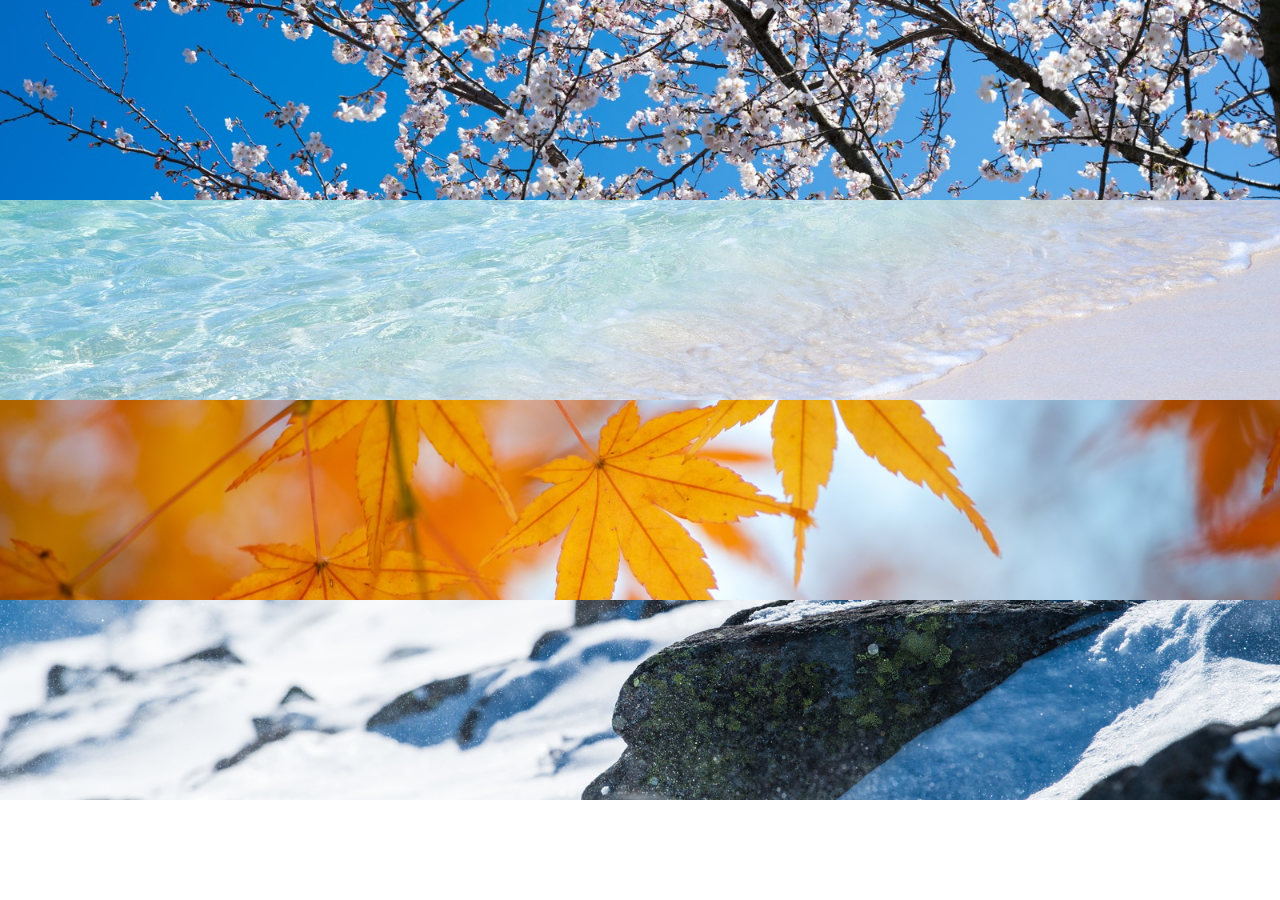
<file: 第６章/index.html>
<!DOCTYPE html>
<html long="ja">
 <head>
   <meta charset="UTF-8"/>
   <link rel="stylesheet" href="styie.css"/>
   <title>第６章演習</title>
 </head>

 <body>
   <div class="box1"></div>
   <div class="box2"></div>
   <div class="box3"></div>
   <div class="box4"></div>
 </body>
</html>
</file>
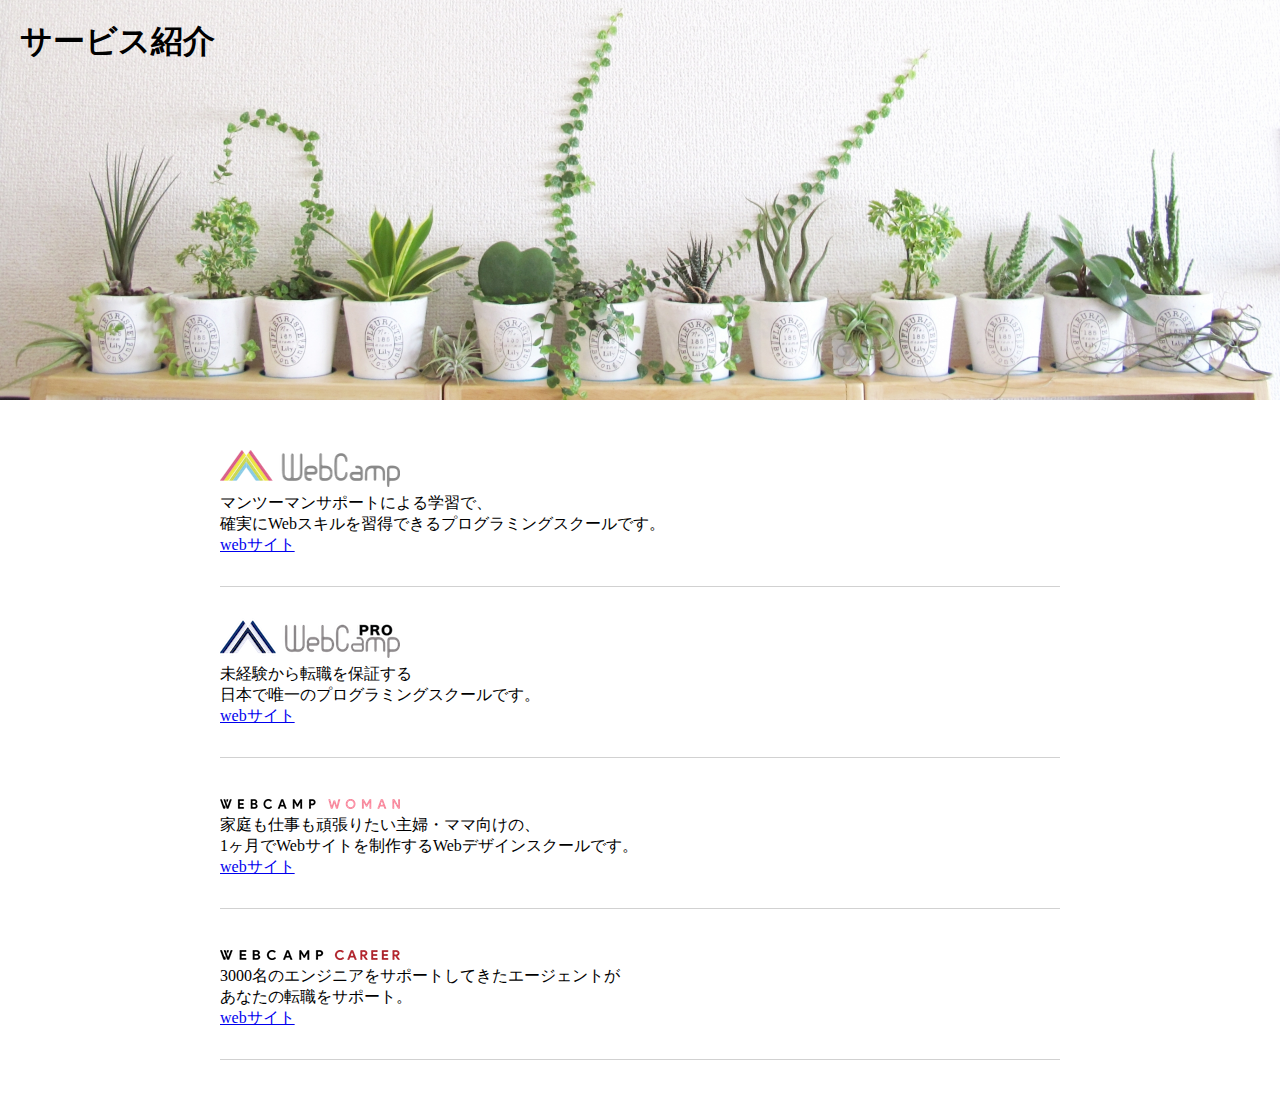
<file: 第７章/index.html>
<!DOCTYPE html>
<html lang="ja">
  <head>
    <meta charset="UTF-8" />
    <link rel="stylesheet" href="style.css" />
    <title>第７章演習</title>
  </head>
  <body>
    <section class="main-visual">
      <h1 class="headline">サービス紹介</h1>
    </section>
    <main>
      <section class="service1">
        <h2><img src="img/wc-logo.png" alt="ロゴ" /></h2>
        <p>
          マンツーマンサポートによる学習で、<br />
          確実にWebスキルを習得できるプログラミングスクールです。
        </p>
        <a href="index.html">webサイト</a>
      </section>

      <section class="service2">
        <h2><img src="img/wcp-logo.png" alt="ロゴ" /></h2>
        <p>
         未経験から転職を保証する<br />
         日本で唯一のプログラミングスクールです。 
        </p>
        <a href="index.html">webサイト</a>
      </section>

      <section class="service3">
        <h2><img src="img/wcw-logo.png" alt="ロゴ" /></h2>
        <p>
          家庭も仕事も頑張りたい主婦・ママ向けの、<br />
          1ヶ月でWebサイトを制作するWebデザインスクールです。
        </p>
        <a href="index.html">webサイト</a>
      </section>

      <section class="service4">
        <h2><img src="img/wcc-logo.png" alt="ロゴ" /></h2>
        <p>
          3000名のエンジニアをサポートしてきたエージェントが<br />
          あなたの転職をサポート。
        </p>
        <a href="index.html">webサイト</a>
      </section>
    </main>
  </body>
</html>
</file>
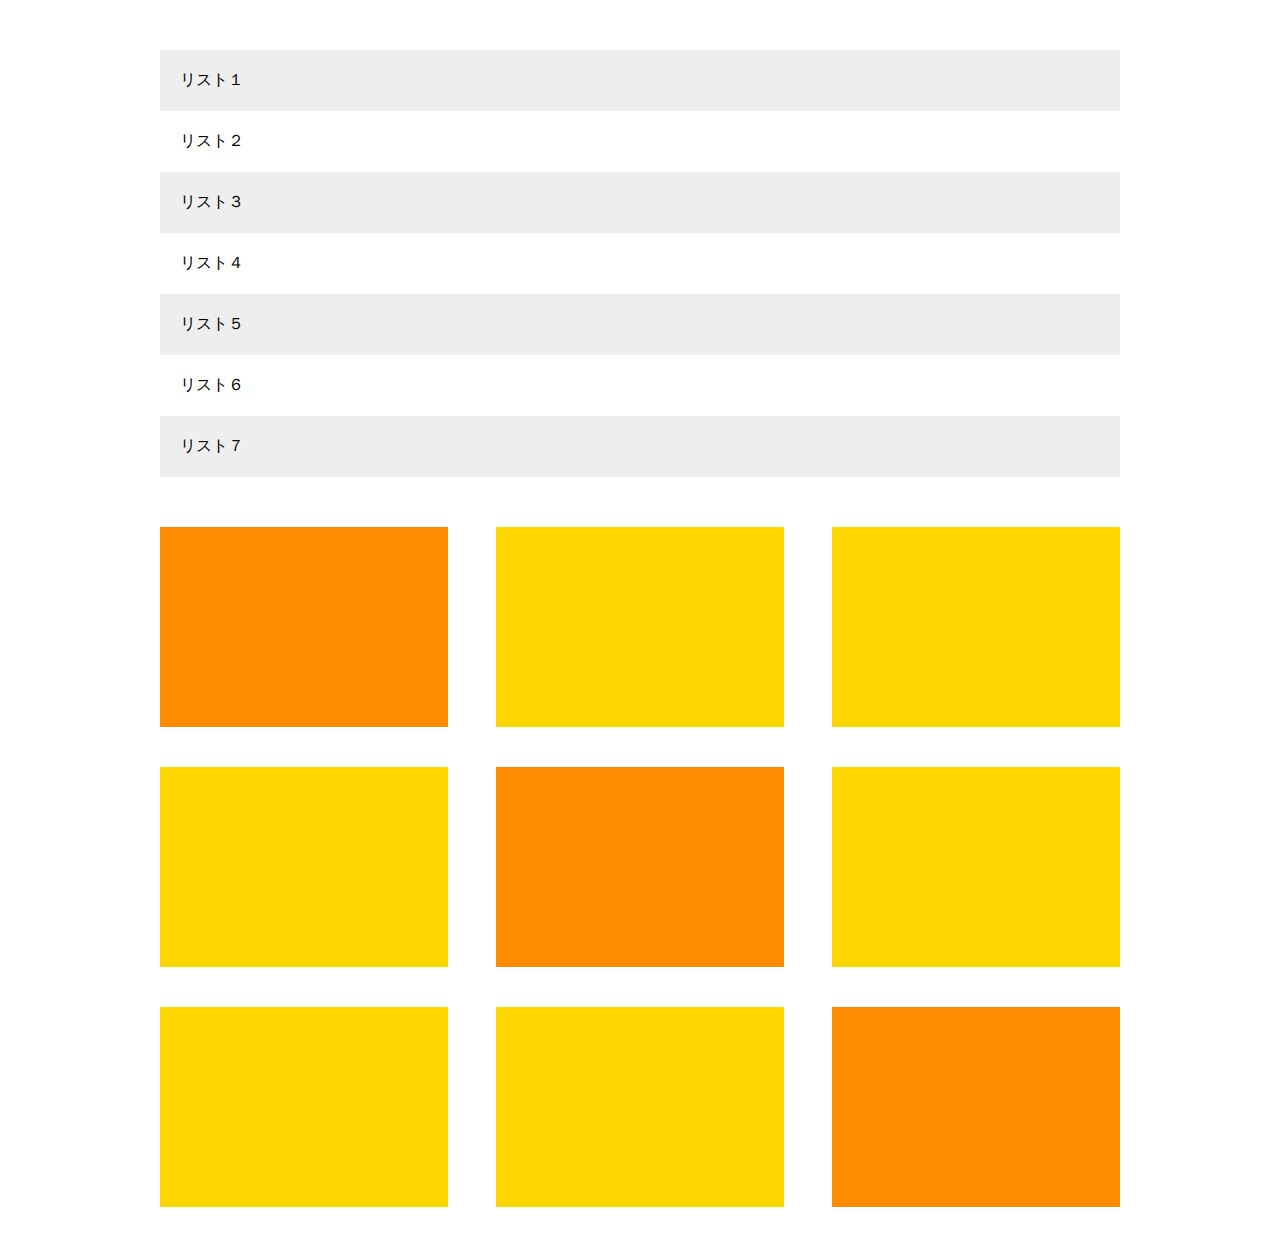
<file: 第８章/index.html>
<!DOCTYPE html>
<html lang="ja">
  <head>
    <meta charset="UTF-8" />
    <title>第8章演習</title>
    <link rel="stylesheet" href="style.css" />
  </head>

  <body>
    <main>
      <ul class="item-list">
        <li class="item">リスト１</li>
        <li class="item">リスト２</li>
        <li class="item">リスト３</li>
        <li class="item">リスト４</li>
        <li class="item">リスト５</li>
        <li class="item">リスト６</li>
        <li class="item">リスト７</li>
      </ul>

      <div class="box-list">
        <div class="box"></div>
        <div class="box"></div>
        <div class="box"></div>
        <div class="box"></div>
        <div class="box"></div>
        <div class="box"></div>
        <div class="box"></div>
        <div class="box"></div>
        <div class="box"></div>
      </div>
    </main>
  </body>
</html>
</file>
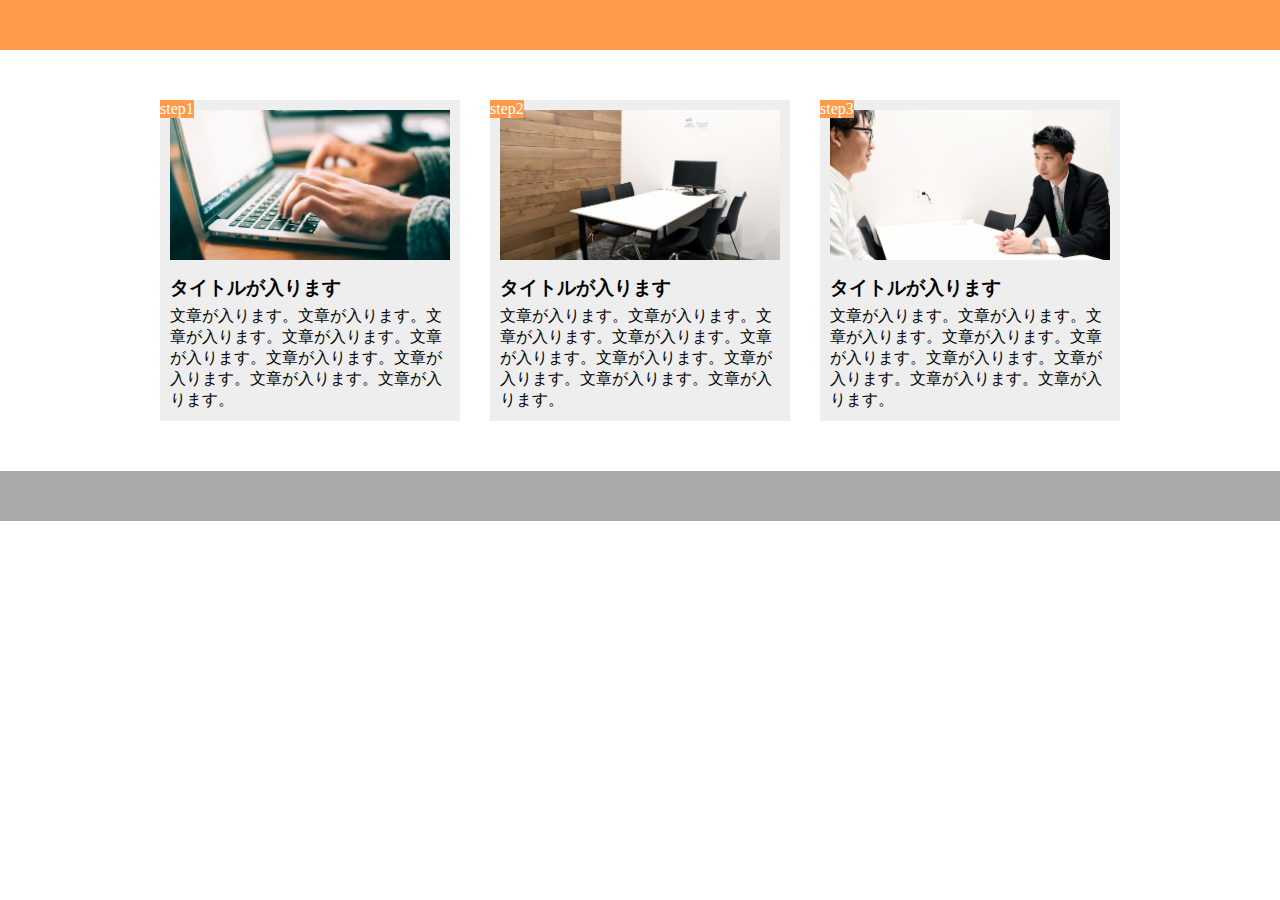
<file: 第９章/index.html>
<!DOCTYPE html>
<html lang="ja">
  <head>
    <meta charset="UTF-8">
    <link rel="stylesheet" href="style.css" />
    <title>第９章</title>
  </head>
  <body>
    <header></header>
    <main>
      <div class="step-box">
        <div class="step-img1"></div>
        <span class="step-num">step1</span>
        <h3 class="title">タイトルが入ります</h3>
        <p class="text">
          文章が入ります。文章が入ります。文章が入ります。文章が入ります。文章が入ります。文章が入ります。文章が入ります。文章が入ります。文章が入ります。
        </p>
      </div>

      <div class="step-box">
        <div class="step-img2"></div>
        <span class="step-num">step2</span>
        <h3 class="title">タイトルが入ります</h3>
        <p class="text">
          文章が入ります。文章が入ります。文章が入ります。文章が入ります。文章が入ります。文章が入ります。文章が入ります。文章が入ります。文章が入ります。
        </p>
      </div>

      <div class="step-box">
        <div class="step-img3"></div>
        <span class="step-num">step3</span>
        <h3 class="title">タイトルが入ります</h3>
        <p class="text">
          文章が入ります。文章が入ります。文章が入ります。文章が入ります。文章が入ります。文章が入ります。文章が入ります。文章が入ります。文章が入ります。
        </p>
      </div>
    </main>
    <footer></footer>
  </body>
</html>
</file>
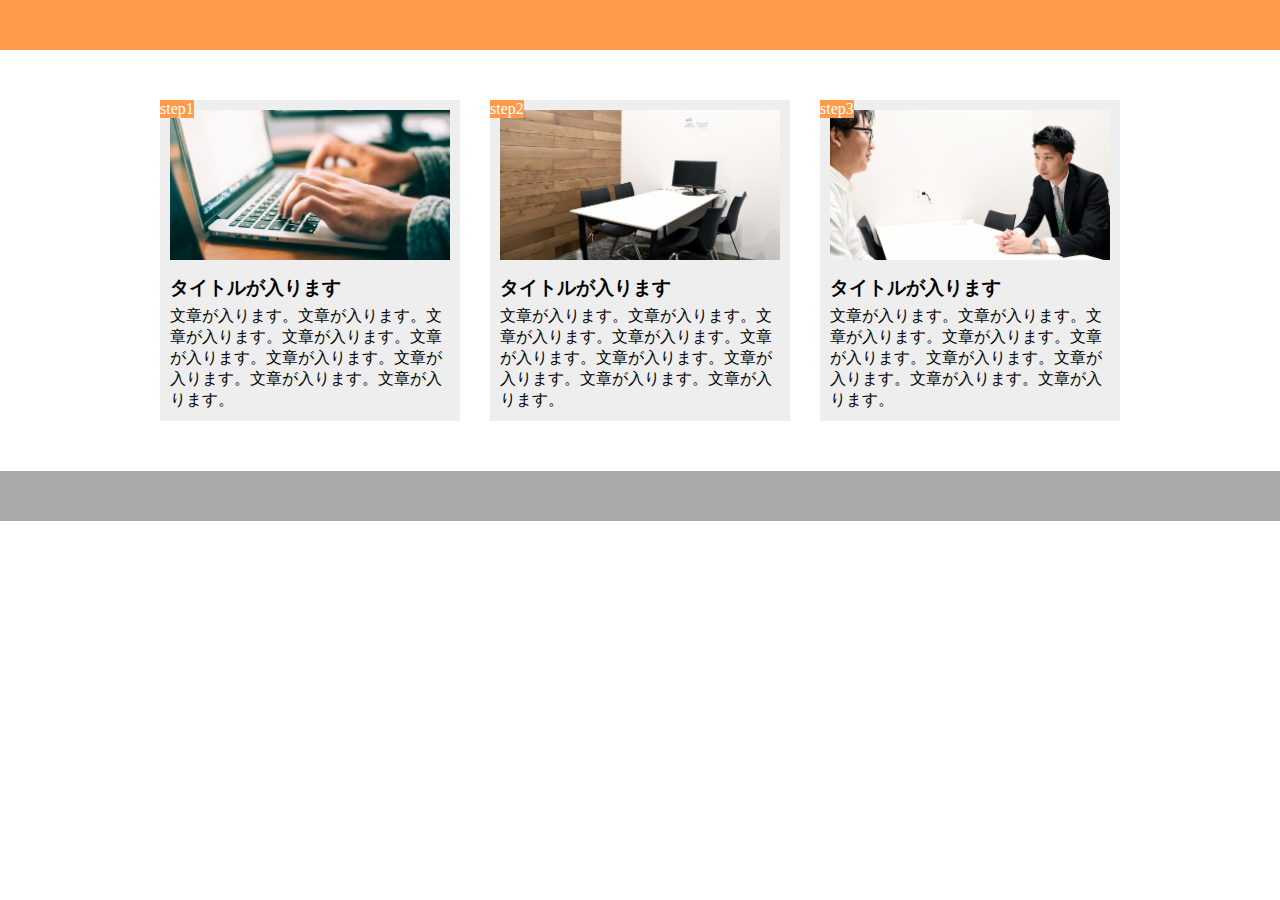
<file: 課題/index.html>
<!DOCTYPE html>
<html lang="ja">
  <head>
    <meta charset="UTF-8">
    <meta name="viewport" content="width-device-width,initial-scale=1.0">
    <link rel="stylesheet" href="style.css" />
    <title>課題</title>
  </head>

  <body>
    <header></header>
    <main>
      <div class="step-box">
        <div class="step-img1"></div>
        <span class="step-num">step1</span>
        <h3 class="title">タイトルが入ります</h3>
        <p class="text">
          文章が入ります。文章が入ります。文章が入ります。文章が入ります。文章が入ります。文章が入ります。文章が入ります。文章が入ります。文章が入ります。
        </p>
      </div>

      <div class="step-box">
        <div class="step-img2"></div>
        <span class="step-num">step2</span>
        <h3 class="title">タイトルが入ります</h3>
        <p class="text">
          文章が入ります。文章が入ります。文章が入ります。文章が入ります。文章が入ります。文章が入ります。文章が入ります。文章が入ります。文章が入ります。
        </p>
      </div>

      <div class="step-box">
        <div class="step-img3"></div>
        <span class="step-num">step3</span>
        <h3 class="title">タイトルが入ります</h3>
        <p class="text">
          文章が入ります。文章が入ります。文章が入ります。文章が入ります。文章が入ります。文章が入ります。文章が入ります。文章が入ります。文章が入ります。
        </p>
      </div>
    </main>

    <footer></footer>

  </body>
</html>
</file>
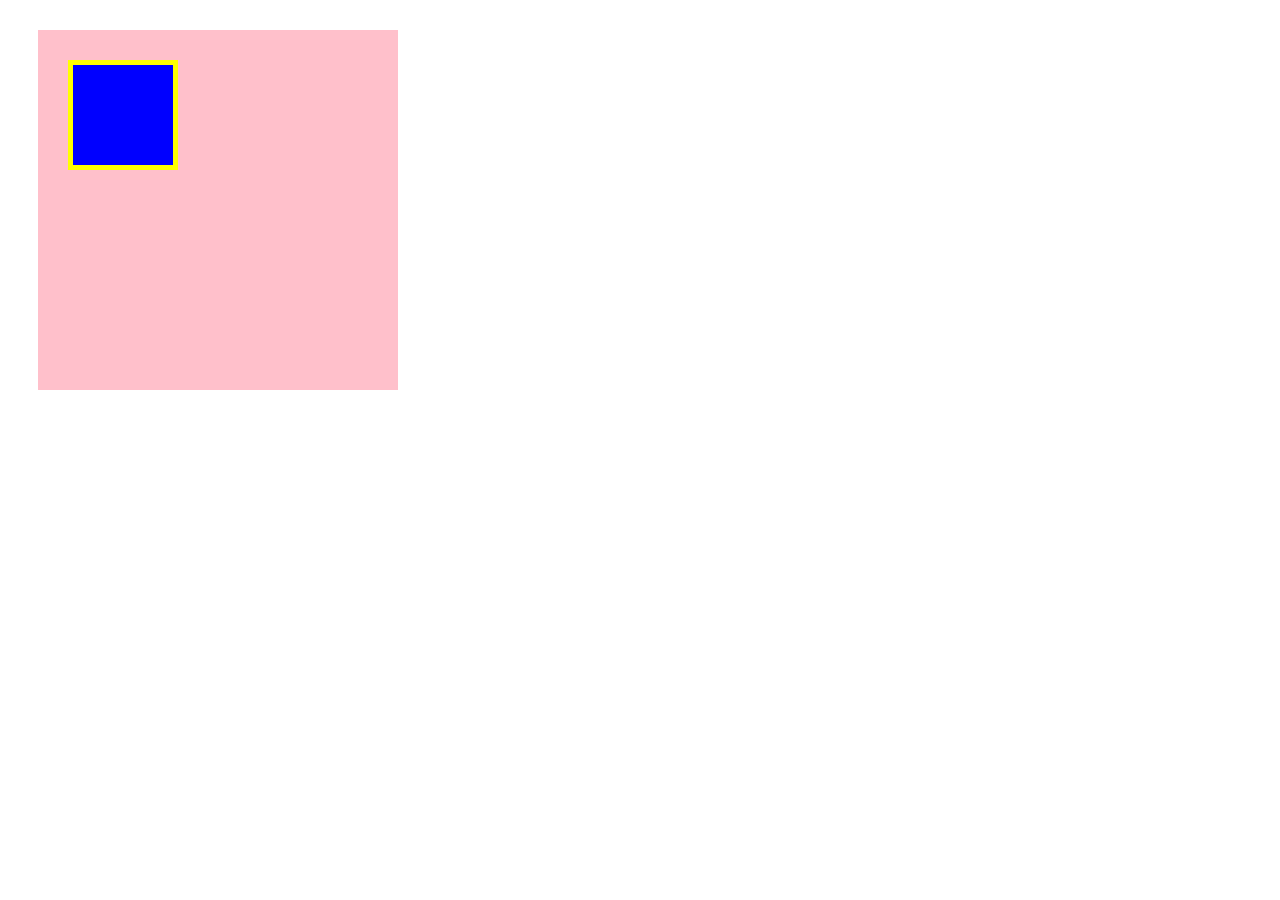
<file: 第３章/box.html>
<!DOCTYPE html>
<html lang="ja">
  <head>
    <meta charset="UTF-8"/>
    <!-- CSSファイルの読み込み -->
    <link rel="stylesheet" href="box.css"/>
    <title>BOX</title>
  </head>

  <body>
    <!-- box1用のdiv -->
    <div class="box1">
      <div class="box2"></div>
      
    </div>  
  </body>
</html>
</file>
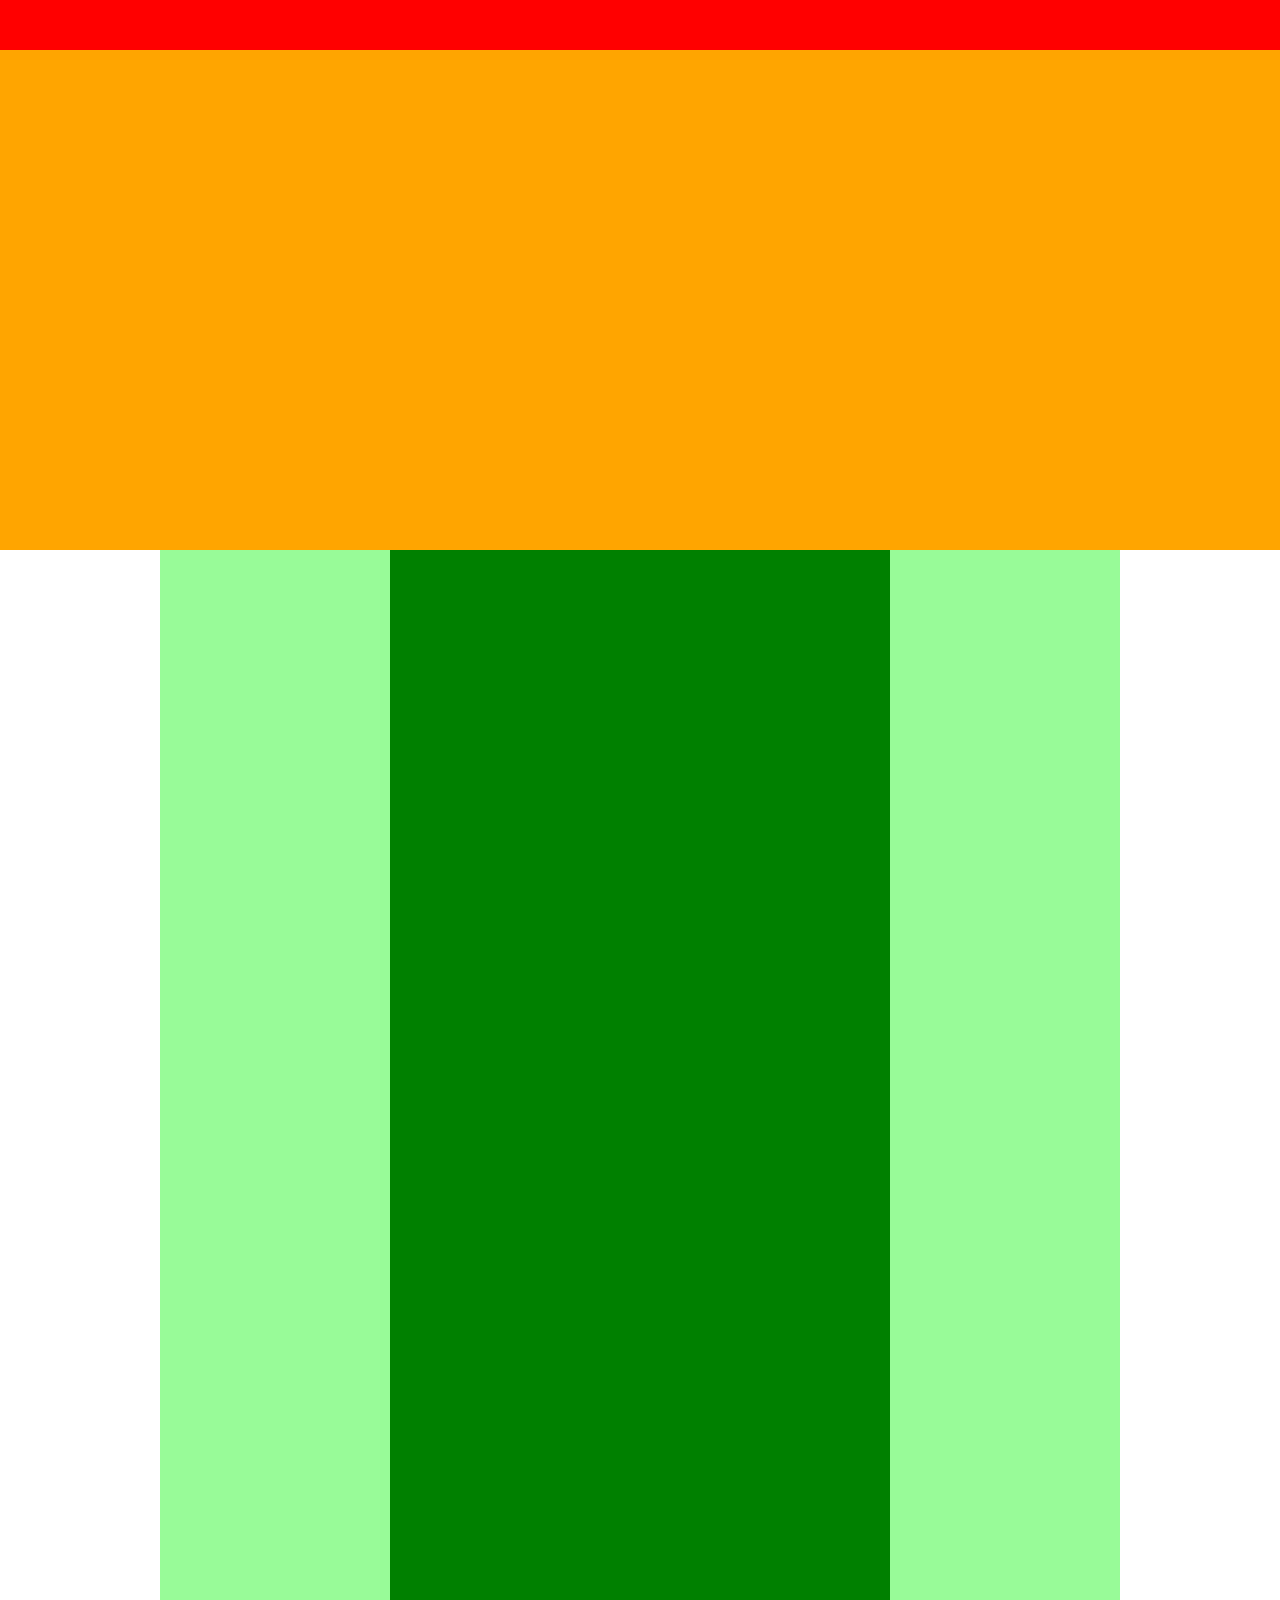
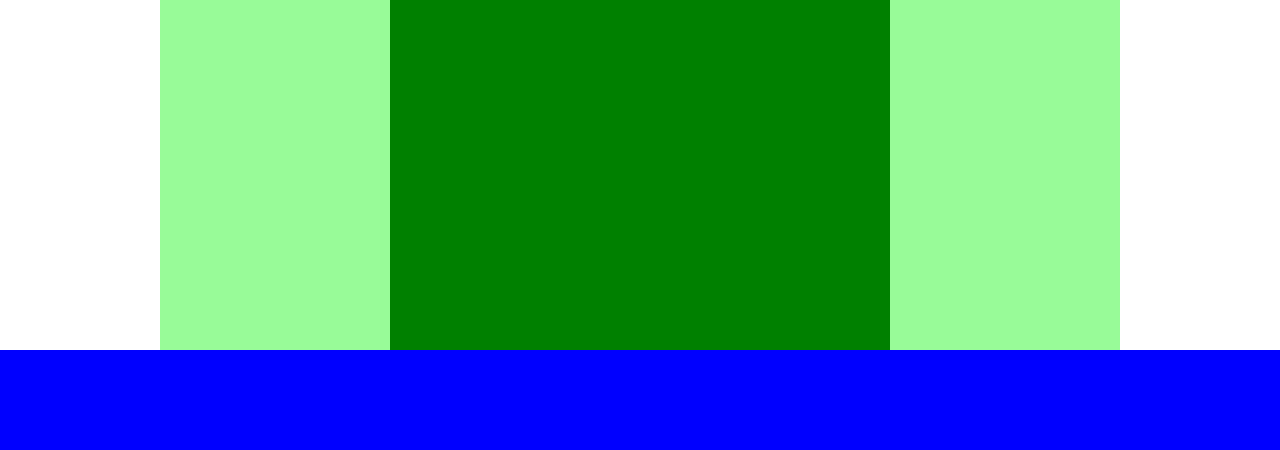
<file: 第４章/演習４.html>
<!DOCTYPE html>
<html lang="ja">
  <head>
    <meta charset="UTF-8"/>
    <title>guide.png</title>
    <link rel="stylesheet" href="演習４.css"/>
  </head>

  <body>
    <div class="header">
    </div>

    <div class="main-visual">
    </div>

    <div class="main">
      <div class="sidebar-left"></div>
      <div class="blog"></div>
      <div class="sidebar-right"></div>
    </div>

    <div class="footer"></div>
  </body>
</html>
</file>
<file: 第６章/styie.css>
*{
  margin: 0;
  padding: 0;
  box-sizing: border-box;
}

.box1{
  height: 200px;
  background-image: url(img/box1.jpg);
  background-size: cover;
  background-position: center;
}

.box2{
  height: 200px;
  background-image: url(img/box2.jpg);
  background-size: cover;
  background-position: center;
}

.box3{
  height: 200px;
  background-image: url(img/box3.jpg);
  background-size: cover;
  background-position: center;
}

.box4{
  height: 200px;
  background-image: url(img/box4.jpg);
  background-size: cover;
  background-position: center;
}
</file>
<file: 第７章/style.css>
*{
  margin: 0;
  padding: 0;
  box-sizing: border-box;
}

.main-visual {
  width: 100%;
  height: 400px;
  background-image: url(img/mv.jpg);
  background-size: cover;
  background-position: bottom;
}

.headline {
  padding: 20px;
}

main {
  width: 840px;
  margin: 50px auto;
}

.service1 {
  margin-bottom: 30px;
  border-bottom: 1px solid #d1d1d1;
  padding-bottom: 30px;
}

.service2 {
  margin-bottom: 30px;
  border-bottom: 1px solid #d1d1d1;
  padding-bottom: 30px;
}

.service3 {
  margin-bottom: 30px;
  border-bottom: 1px solid #d1d1d1;
  padding-bottom: 30px;
}

.service4 {
  border-bottom: 1px solid #d1d1d1;
  padding-bottom: 30px;
}
</file>
<file: 第８章/style.css>
* {
  margin: 0;
  padding: 0;
  box-sizing: border-box
}

main {
  width: 960px;
  margin: 50px auto;
}

.item-list {
  margin-bottom: 50px;
}

.item{
  padding: 20px;
  list-style: none;
}

.item:nth-child(odd) {
  background-color: #eee;
}

.box-list {
  display: flex;
  flex-wrap: wrap;
}

.box {
  background-color: #ffd700;
  width: 30%;
  height: 200px;
  margin-right: 5%;
  margin-bottom: 40px;
}

.box:first-child,
.box:nth-child(5),
.box:last-child {
  background-color: #ff8c00;
}

.box:nth-child(3n) {
  margin-right: 0;
}

.box:nth-last-child(-n + 3){
  margin-bottom: 0;
}
</file>
<file: 第９章/style.css>
* {
  margin: 0;
  padding: 0;
  box-sizing: border-box;
}

header {
  height: 50px;
  background-color: #ff9a4b;
}

main {
  width: 960px;
  margin: 50px auto;
  display: flex;
}

.step-box {
  width: 300px;
  margin-right: 30px;
  padding: 10px;
  position: relative;
  background-color: #eee; 
}

.step-box:last-child {
  margin-right: 0;
}

.step-img1 {
  height: 150px;
  background-image: url(img/flow01.png);
  background-position: bottom;
  background-size: cover;
}

.step-img2 {
  height: 150px;
  background-image: url(img/flow02.png);
  background-position: bottom;
  background-size: cover;
}

.step-img3 {
  height: 150px;
  background-image: url(img/flow03.png);
  background-position: bottom;
  background-size: cover;
}

.step-num {
  position: absolute;
  top: 0;
  left: 0;
  background-color: #ff9a4b;
  color: #fff;
}

.title {
  margin: 15px 0 5px;
}

footer {
  height: 50px;
  background-color: #aaa;
}
</file>
<file: 課題/style.css>
* {
  box-sizing: border-box;
  margin: 0;
  padding: 0;
}

header {
  height: 50px;
  background-color: #ff9a4b;
}

main {
  width: 960px;
  margin: 50px auto;
  display: flex;
}

.step-box {
  width: 300px;
  margin-right: 30px;
  padding: 10px;
  position: relative;
  background-color: #eee;
}

.step-box:last-child {
  margin-right: 0;
}

.step-img1 {
  height: 150px;
  background-image: url(img/flow01.png);
  background-position: bottom;
  background-size: cover;
}

.step-img2 {
  height: 150px;
  background-image: url(img/flow02.png);
  background-position: bottom;
  background-size: cover;
}

.step-img3 {
  height: 150px;
  background-image: url(img/flow03.png);
  background-position: bottom;
  background-size: cover;
}

.step-num {
  position: absolute;
  top: 0;
  left: 0;
  background-color: #ff9a4b;
  color: #fff;
}

.title {
  margin: 15px 0 5px;
}

footer {
  height: 50px;
  background-color: #aaa;
}

@media screen and (max-width: 768px){
  header {
    width: 100%
  }

  main {
    width: 100%;
    display: block;
  }

  .step-box {
    width: 90%;
    margin-bottom: 20px;
    margin-left: 20px;
  }

  .step-img1 {
    height: 150px;
  }

  .step-img2 {
    height: 150px;
  }

  .step-img3 {
    height: 150px;
  }

  footer {
    width: 100%;
  }
}
</file>
<file: 第３章/box.css>
.box1{
  width: 300px;
  height: 300px;
  margin: 30px;
  background-color:pink;
  margin: 30px;
  padding: 30px;
}

.box2{
  width: 100px;
  height: 100px;
  background-color: blue;
  border: 5px solid yellow;
}
</file>
<file: 第４章/演習４.css>
*{
  margin: 0;
  padding: 0;
  box-sizing: border-box;
}

.header{
  width: 100%;
  height: 50px;
  background-color: red;
}

.main-visual{
  width: 100%;
  height: 500px;
  background-color: orange;
}

.main{
  width: 960px;
  display: flex;
  justify-content: center;
  margin: 0 auto;
}

.blog{
  width: 500px;
  height: 1400px;
  background-color: green;
}

.sidebar-left{
  width: 230px;
  height: 1400px;
  background-color: palegreen;
}

.sidebar-right{
  width: 230px;
  height: 1400px;
  background-color: palegreen;
}

.footer{
  width: 100%;
  height: 100px;
  background-color: blue;
}
</file>
